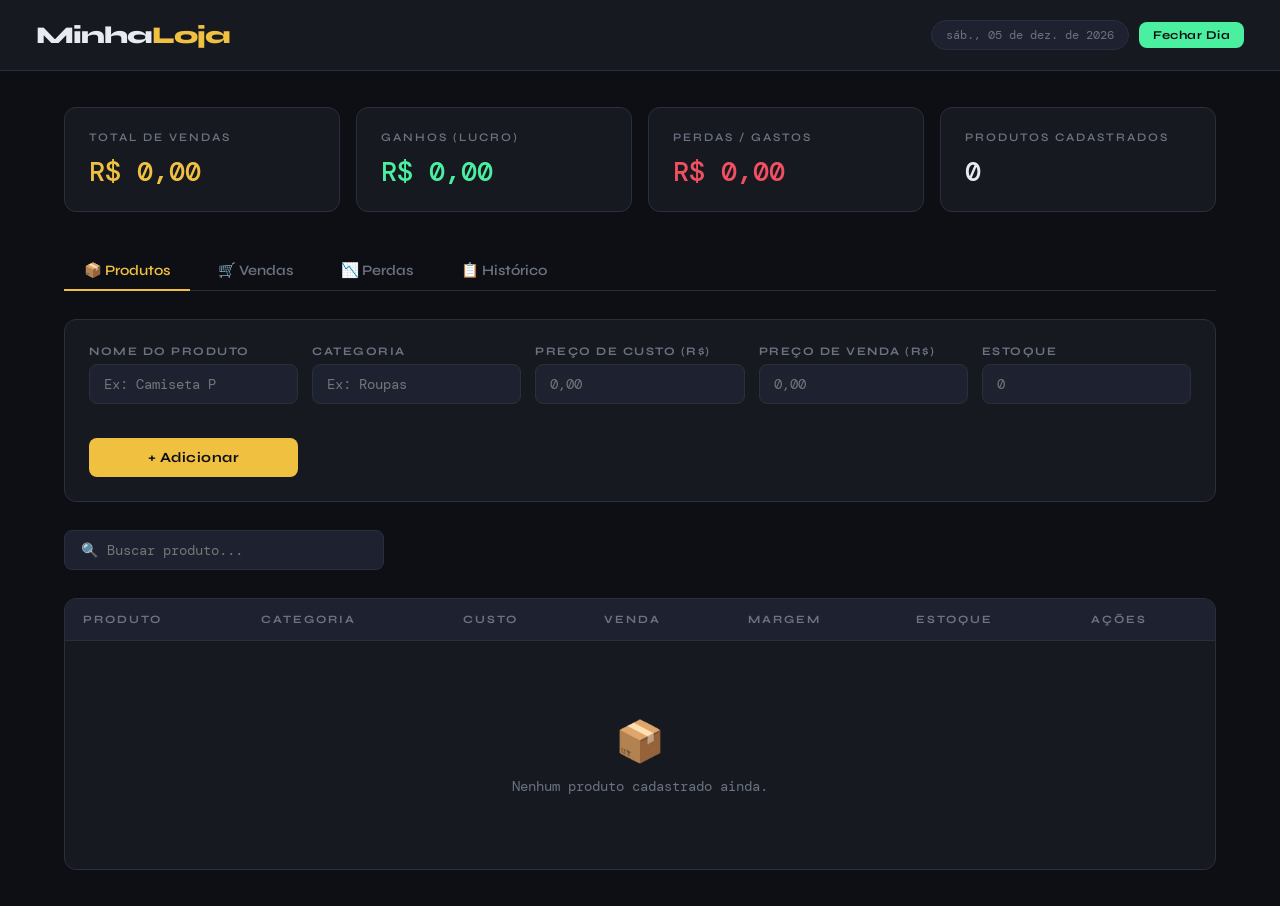
<file: loja/index.html>
<!DOCTYPE html>
<html lang="pt-BR">
<head>
<meta charset="UTF-8">
<meta name="viewport" content="width=device-width, initial-scale=1.0">
<title>MinhaLoja — Gestão</title>
<link href="https://fonts.googleapis.com/css2?family=Syne:wght@400;600;700;800&family=DM+Mono:wght@400;500&display=swap" rel="stylesheet">
<link rel="stylesheet" href="style.css">
</head>
<body>

<header>
  <div class="logo">Minha<span>Loja</span></div>
  <div style="display:flex;gap:10px;align-items:center;">
    <div class="date-badge" id="dateDisplay"></div>
    <button class="btn btn-success btn-sm" onclick="fecharDia()" style="font-size:.75rem;"> Fechar Dia</button>
  </div>
</header>

<main>
  <!-- CARDS RESUMO -->
  <div class="summary">
    <div class="card">
      <div class="card-label">Total de Vendas</div>
      <div class="card-value yellow" id="totalVendas">R$ 0,00</div>
    </div>
    <div class="card">
      <div class="card-label">Ganhos (Lucro)</div>
      <div class="card-value green" id="totalGanhos">R$ 0,00</div>
    </div>
    <div class="card">
      <div class="card-label">Perdas / Gastos</div>
      <div class="card-value red" id="totalPerdas">R$ 0,00</div>
    </div>
    <div class="card">
      <div class="card-label">Produtos Cadastrados</div>
      <div class="card-value" id="totalProdutos">0</div>
    </div>
  </div>

  <!-- TABS -->
  <div class="tabs">
    <button class="tab active" onclick="showTab('produtos')">📦 Produtos</button>
    <button class="tab" onclick="showTab('vendas')">🛒 Vendas</button>
    <button class="tab" onclick="showTab('perdas')">📉 Perdas</button>
    <button class="tab" onclick="showTab('historico')">📋 Histórico</button>
  </div>

  <!-- PAINEL PRODUTOS -->
  <div class="panel active" id="tab-produtos">
    <div class="form-grid">
      <div class="form-group">
        <label>Nome do Produto</label>
        <input type="text" id="prodNome" placeholder="Ex: Camiseta P">
      </div>
      <div class="form-group">
        <label>Categoria</label>
        <input type="text" id="prodCategoria" placeholder="Ex: Roupas">
      </div>
      <div class="form-group">
        <label>Preço de Custo (R$)</label>
        <input type="number" id="prodCusto" placeholder="0,00" min="0" step="0.01">
      </div>
      <div class="form-group">
        <label>Preço de Venda (R$)</label>
        <input type="number" id="prodVenda" placeholder="0,00" min="0" step="0.01">
      </div>
      <div class="form-group">
        <label>Estoque</label>
        <input type="number" id="prodEstoque" placeholder="0" min="0">
      </div>
      <div class="form-group" style="justify-content:flex-end;">
        <label>&nbsp;</label>
        <button class="btn btn-primary" onclick="adicionarProduto()">+ Adicionar</button>
      </div>
    </div>

    <div class="toolbar">
      <input class="search-bar" type="text" placeholder="🔍 Buscar produto..." oninput="renderProdutos(this.value)">
    </div>

    <div class="table-wrap">
      <table>
        <thead>
          <tr>
            <th>Produto</th>
            <th>Categoria</th>
            <th>Custo</th>
            <th>Venda</th>
            <th>Margem</th>
            <th>Estoque</th>
            <th>Ações</th>
          </tr>
        </thead>
        <tbody id="tabelaProdutos"></tbody>
      </table>
    </div>
  </div>

  <!-- PAINEL VENDAS -->
  <div class="panel" id="tab-vendas">
    <div class="form-grid">
      <div class="form-group">
        <label>Produto</label>
        <select id="vendaProduto">
          <option value="">Selecionar...</option>
        </select>
      </div>
      <div class="form-group">
        <label>Quantidade</label>
        <input type="number" id="vendaQtd" placeholder="1" min="1" value="1">
      </div>
      <div class="form-group">
        <label>Preço de Venda (R$)</label>
        <input type="number" id="vendaPreco" placeholder="0,00" min="0" step="0.01">
      </div>
      <div class="form-group">
        <label>Observação</label>
        <input type="text" id="vendaObs" placeholder="Opcional">
      </div>
      <div class="form-group" style="justify-content:flex-end;">
        <label>&nbsp;</label>
        <button class="btn btn-success" onclick="registrarVenda()">💰 Registrar Venda</button>
      </div>
    </div>

    <div class="table-wrap">
      <table>
        <thead>
          <tr><th>Data</th><th>Produto</th><th>Qtd</th><th>Preço Unit.</th><th>Total</th><th>Lucro</th></tr>
        </thead>
        <tbody id="tabelaVendas"></tbody>
      </table>
    </div>
  </div>

  <!-- PAINEL PERDAS -->
  <div class="panel" id="tab-perdas">
    <div class="form-grid">
      <div class="form-group">
        <label>Descrição</label>
        <input type="text" id="perdaDesc" placeholder="Ex: Produto danificado">
      </div>
      <div class="form-group">
        <label>Tipo</label>
        <select id="perdaTipo">
          <option value="Perda de Produto">Perda de Produto</option>
          <option value="Gasto Operacional">Gasto Operacional</option>
          <option value="Devolução">Devolução</option>
          <option value="Outros">Outros</option>
        </select>
      </div>
      <div class="form-group">
        <label>Valor (R$)</label>
        <input type="number" id="perdaValor" placeholder="0,00" min="0" step="0.01">
      </div>
      <div class="form-group">
        <label>Observação</label>
        <input type="text" id="perdaObs" placeholder="Opcional">
      </div>
      <div class="form-group" style="justify-content:flex-end;">
        <label>&nbsp;</label>
        <button class="btn btn-danger" onclick="registrarPerda()">📉 Registrar Perda</button>
      </div>
    </div>

    <div class="table-wrap">
      <table>
        <thead>
          <tr><th>Data</th><th>Descrição</th><th>Tipo</th><th>Valor</th><th>Obs</th><th>Ação</th></tr>
        </thead>
        <tbody id="tabelaPerdas"></tbody>
      </table>
    </div>
  </div>

  <!-- PAINEL HISTÓRICO -->
  <div class="panel" id="tab-historico">
    <div class="toolbar">
      <span style="font-size:.8rem; color:var(--muted);">Todas as movimentações registradas</span>
      <button class="btn btn-ghost btn-sm" onclick="exportarCSV()">⬇ Exportar CSV</button>
    </div>
    <div class="table-wrap">
      <table>
        <thead>
          <tr><th>Data/Hora</th><th>Tipo</th><th>Descrição</th><th>Valor</th><th>Resultado</th><th>Status</th></tr>
        </thead>
        <tbody id="tabelaHistorico"></tbody>
      </table>
    </div>
  </div>
</main>

<!-- MODAL EDITAR PRODUTO -->
<div class="modal-backdrop" id="modalEdit">
  <div class="modal">
    <h3>✏️ Editar Produto</h3>
    <input type="hidden" id="editId">
    <div class="form-grid" style="padding:0; background:none; border:none; margin-bottom:0;">
      <div class="form-group">
        <label>Nome</label>
        <input type="text" id="editNome">
      </div>
      <div class="form-group">
        <label>Categoria</label>
        <input type="text" id="editCategoria">
      </div>
      <div class="form-group">
        <label>Preço de Custo (R$)</label>
        <input type="number" id="editCusto" step="0.01">
      </div>
      <div class="form-group">
        <label>Preço de Venda (R$)</label>
        <input type="number" id="editVenda" step="0.01">
      </div>
      <div class="form-group">
        <label>Estoque</label>
        <input type="number" id="editEstoque" min="0">
      </div>
    </div>
    <div class="modal-actions">
      <button class="btn btn-ghost" onclick="fecharModal()">Cancelar</button>
      <button class="btn btn-primary" onclick="salvarEdicao()">Salvar</button>
    </div>
  </div>
</div>

<script src="script.js"></script>
</body>
</html>
</file>
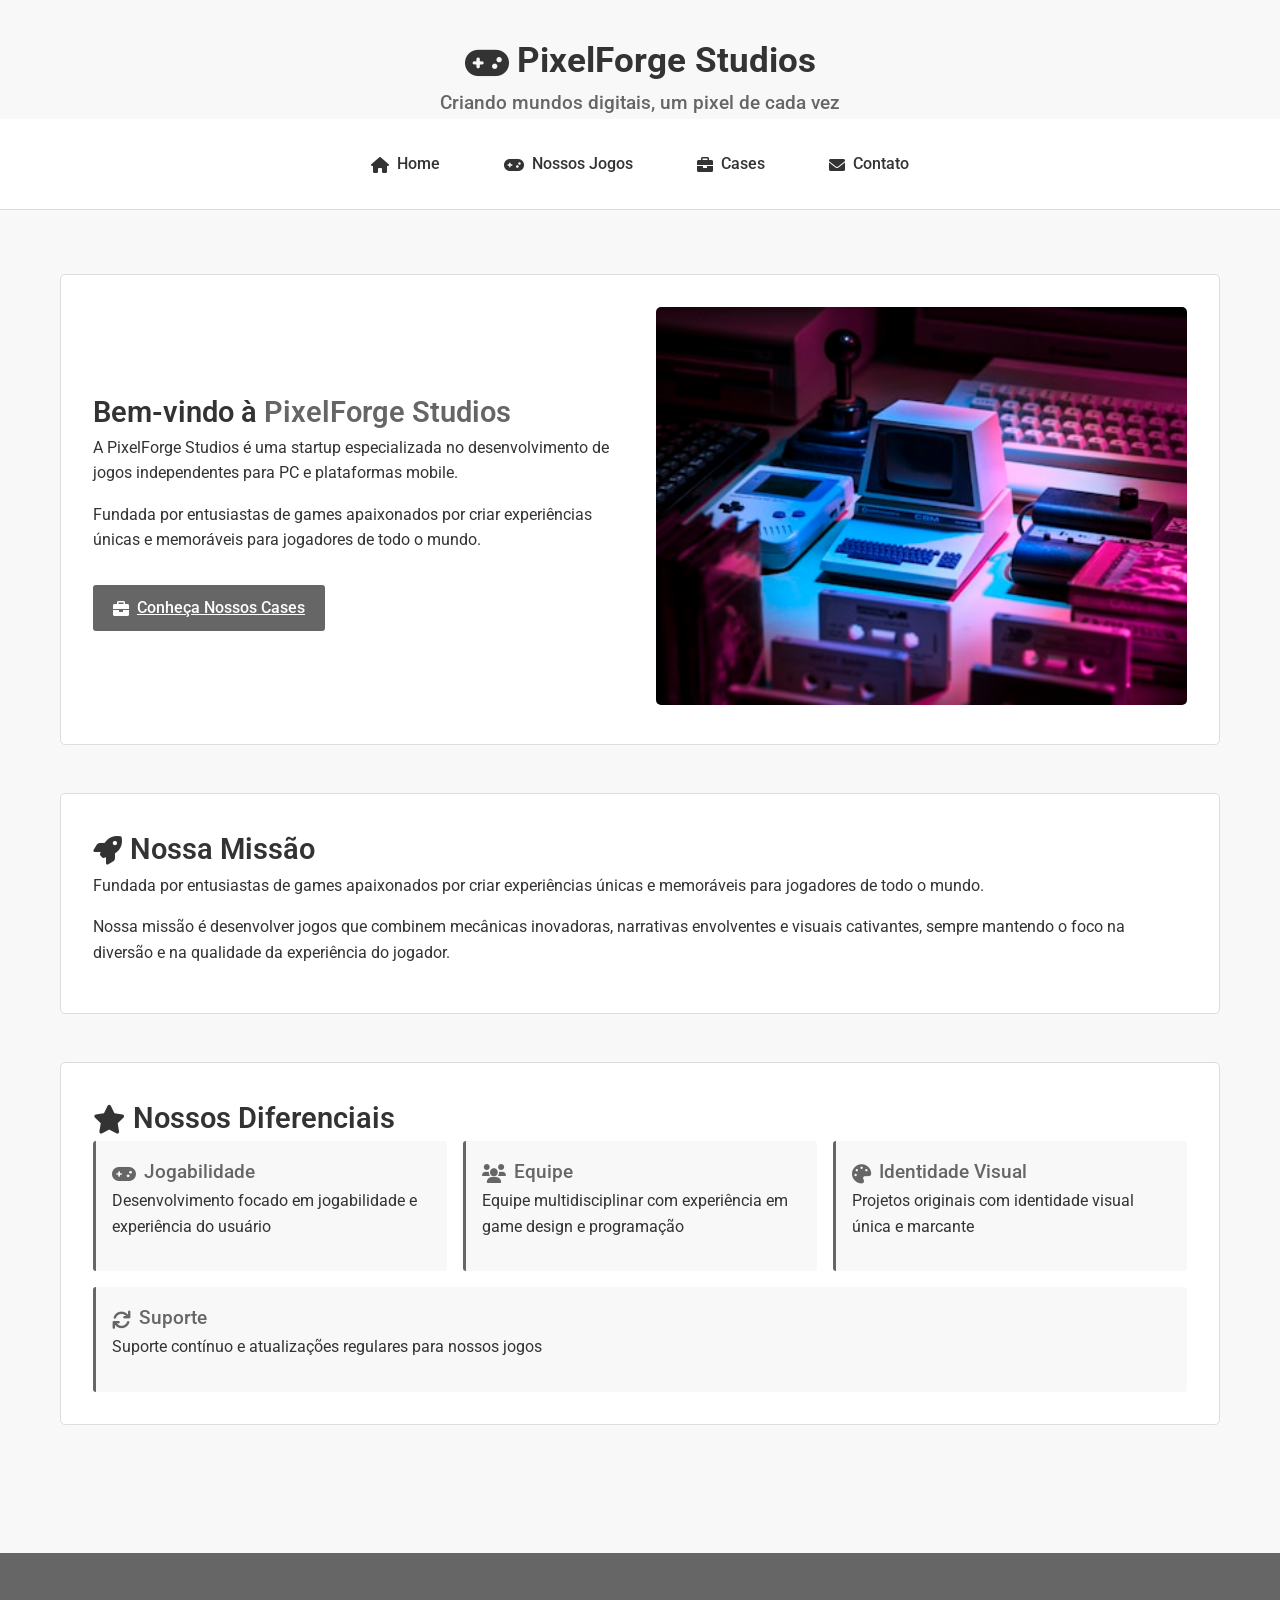
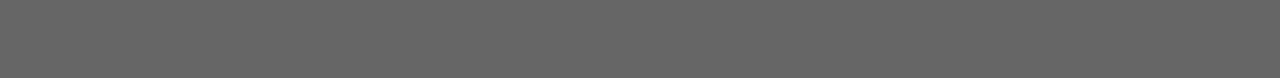
<file: PixelForge Studios/index.html>
<!DOCTYPE html>
<html lang="pt-BR">

<head>
    <meta charset="UTF-8">
    <meta name="viewport" content="width=device-width, initial-scale=1.0">
    <title>PixelForge Studios - Jogos Indie Criativos</title>
    <link rel="stylesheet" href="css/style.css">
    <link rel="stylesheet" href="https://cdnjs.cloudflare.com/ajax/libs/font-awesome/6.0.0/css/all.min.css">
</head>

<body>
    <header class="header-content">
        <h1><i class="fas fa-gamepad icon"></i>PixelForge Studios</h1>
        <h3>Criando mundos digitais, um pixel de cada vez</h3>

        <!-- Menu com Flexbox -->
        <nav id="menu-principal">
            <div class="container">
                <ul class="nav-list">
                    <li><a href="index.html"><i class="fas fa-home icon"></i>Home</a></li>
                    <li><a href="pagina2.html"><i class="fas fa-gamepad icon"></i>Nossos Jogos</a></li>
                    <li><a href="pagina3.html"><i class="fas fa-briefcase icon"></i>Cases</a></li>
                    <li><a href="contato.html"><i class="fas fa-envelope icon"></i>Contato</a></li>
                </ul>
            </div>
        </nav>
    </header>

    <main class="main-content">
        <div class="container">
            <!-- Seção Principal com Imagem -->
            <section class="section">
                <div style="display: grid; grid-template-columns: 1fr 1fr; gap: 2rem; align-items: center;">
                    <div>
                        <h2>Bem-vindo à <span style="color: #666; font-weight: 600;">PixelForge Studios</span></h2>
                        <p>A PixelForge Studios é uma startup especializada no desenvolvimento de jogos independentes
                            para PC e plataformas mobile.</p>
                        <p>Fundada por entusiastas de games apaixonados por criar experiências únicas e memoráveis para
                            jogadores de todo o mundo.</p>
                        <a href="pagina3.html" class="botao" style="margin-top: 1rem; display: inline-block;">
                            <i class="fas fa-briefcase icon"></i>Conheça Nossos Cases
                        </a>
                    </div>
                    <div>
                        <img src="img/imagem1.jpg" alt="PixelForge Studios - Desenvolvimento de Jogos Indie"
                            style="width: 100%; border-radius: 5px;">
                    </div>
                </div>
            </section>

            <section class="section">
                <h2><i class="fas fa-rocket icon"></i>Nossa Missão</h2>
                <p>Fundada por entusiastas de games apaixonados por criar experiências únicas e memoráveis para
                    jogadores de todo o mundo.</p>
                <p>Nossa missão é desenvolver jogos que combinem mecânicas inovadoras, narrativas envolventes e visuais
                    cativantes, sempre mantendo o foco na diversão e na qualidade da experiência do jogador.</p>
            </section>

            <section class="section">
                <h2><i class="fas fa-star icon"></i>Nossos Diferenciais</h2>
                <div class="diferenciais-list">
                    <div class="diferencial-item">
                        <h3><i class="fas fa-gamepad icon"></i>Jogabilidade</h3>
                        <p>Desenvolvimento focado em jogabilidade e experiência do usuário</p>
                    </div>
                    <div class="diferencial-item">
                        <h3><i class="fas fa-users icon"></i>Equipe</h3>
                        <p>Equipe multidisciplinar com experiência em game design e programação</p>
                    </div>
                    <div class="diferencial-item">
                        <h3><i class="fas fa-palette icon"></i>Identidade Visual</h3>
                        <p>Projetos originais com identidade visual única e marcante</p>
                    </div>
                    <div class="diferencial-item">
                        <h3><i class="fas fa-sync icon"></i>Suporte</h3>
                        <p>Suporte contínuo e atualizações regulares para nossos jogos</p>
                    </div>
                </div>
            </section>
        </div>
    </main>
    <footer id="rodape">
        <div class="container">
            <h3><i class="fas fa-envelope icon"></i>Contato: contato@pixelforge.com.br | <i
                    class="fas fa-phone icon"></i>Telefone: (11) 99999-9999</h3>
            <h3><i class="fas fa-copyright icon"></i> 2026 PixelForge Studios. Todos os direitos reservados.</h3>
        </div>
    </footer>
</body>

</html>
</file>
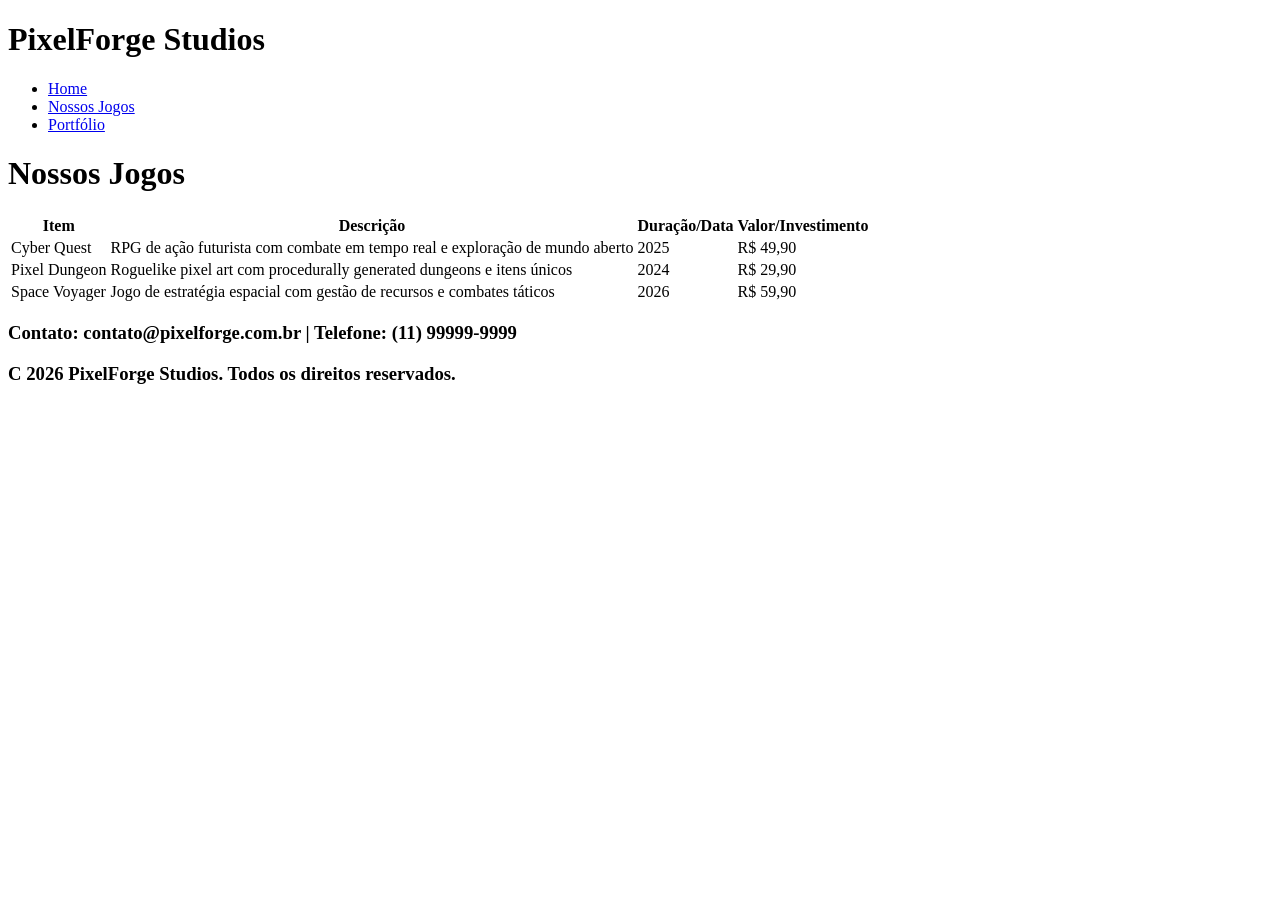
<file: pagina2.html>
<!DOCTYPE html>
<html lang="pt-BR">
<head>
    <meta charset="UTF-8">
    <meta name="viewport" content="width=device-width, initial-scale=1.0">
    <title>Nossos Jogos - PixelForge Studios</title>
</head>
<body>
    <header>
        <h1>PixelForge Studios</h1>
        <nav>
            <ul>
                <li><a href="index.html">Home</a></li>
                <li><a href="pagina2.html">Nossos Jogos</a></li>
                <li><a href="pagina3.html">Portfólio</a></li>
            </ul>
        </nav>
    </header>

    <main>
        <h1>Nossos Jogos</h1>
        <table>
            <thead>
                <tr>
                    <th>Item</th>
                    <th>Descrição</th>
                    <th>Duração/Data</th>
                    <th>Valor/Investimento</th>
                </tr>
            </thead>
            <tbody>
                <tr>
                    <td>Cyber Quest</td>
                    <td>RPG de ação futurista com combate em tempo real e exploração de mundo aberto</td>
                    <td>2025</td>
                    <td>R$ 49,90</td>
                </tr>
                <tr>
                    <td>Pixel Dungeon</td>
                    <td>Roguelike pixel art com procedurally generated dungeons e itens únicos</td>
                    <td>2024</td>
                    <td>R$ 29,90</td>
                </tr>
                <tr>
                    <td>Space Voyager</td>
                    <td>Jogo de estratégia espacial com gestão de recursos e combates táticos</td>
                    <td>2026</td>
                    <td>R$ 59,90</td>
                </tr>
            </tbody>
        </table>
    </main>

    <footer>
        <h3>Contato: contato@pixelforge.com.br | Telefone: (11) 99999-9999</h3>
        <h3>C 2026 PixelForge Studios. Todos os direitos reservados.</h3>
    </footer>
</body>
</html>
</file>
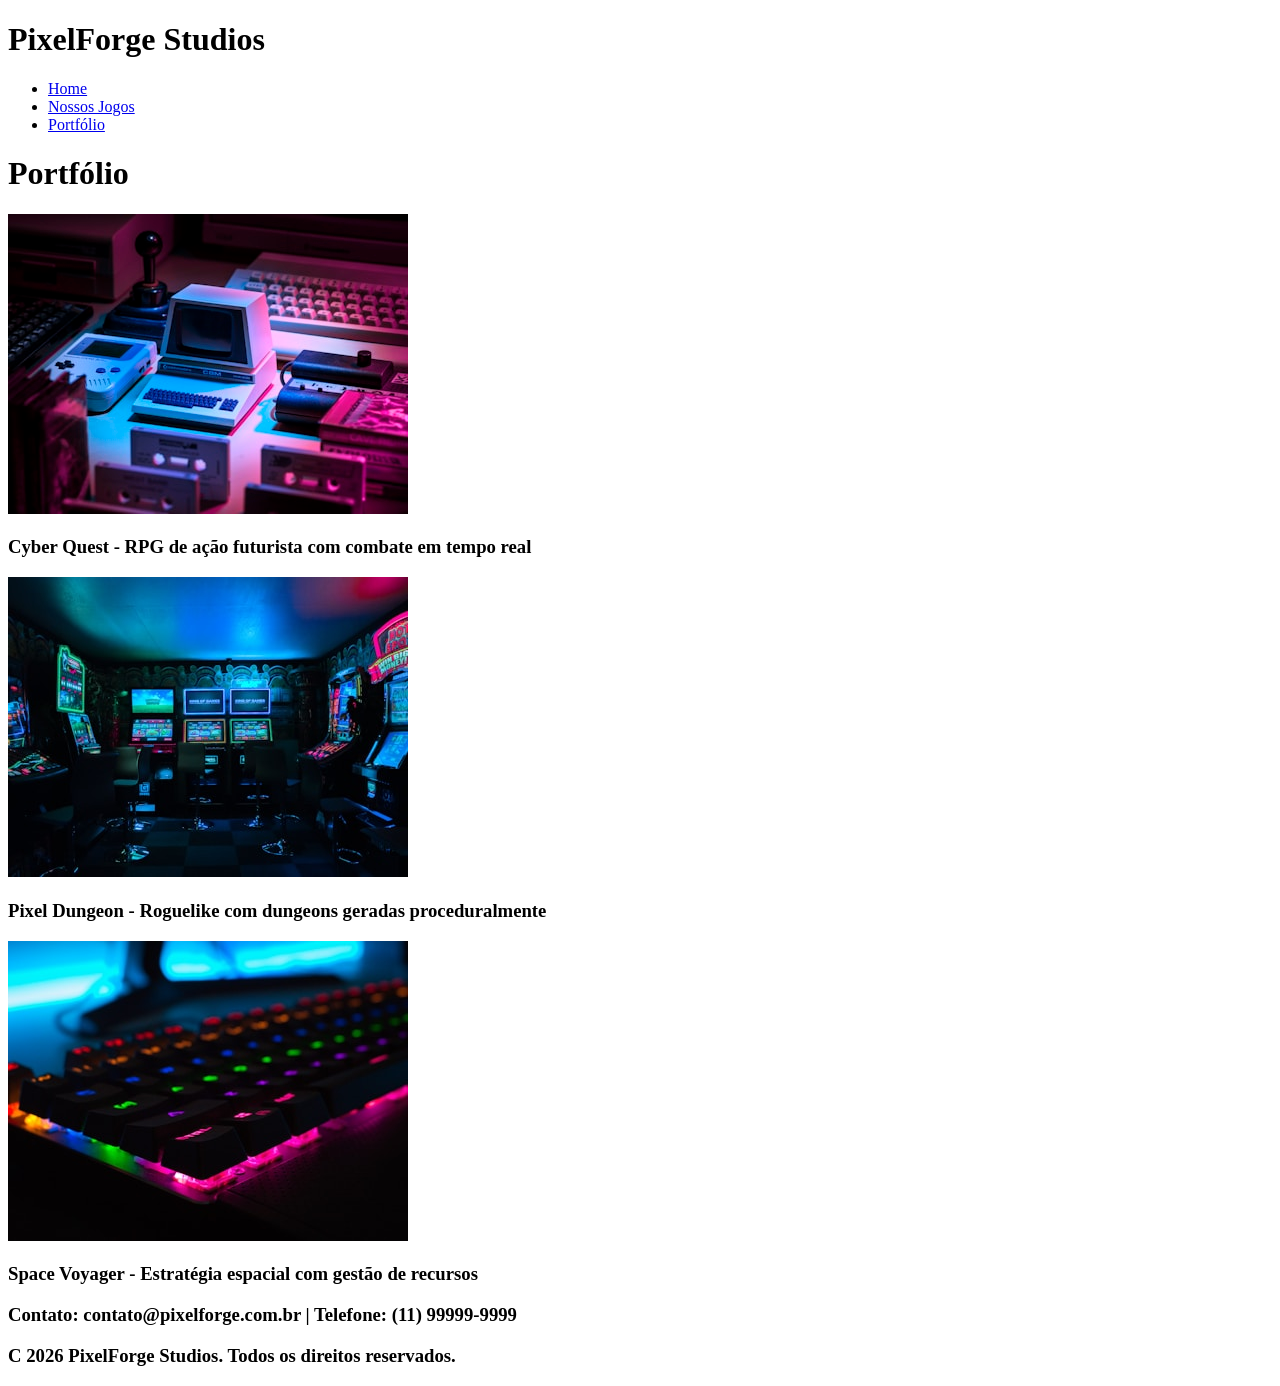
<file: pagina3.html>
<!DOCTYPE html>
<html lang="pt-BR">
<head>
    <meta charset="UTF-8">
    <meta name="viewport" content="width=device-width, initial-scale=1.0">
    <title>Portfólio - PixelForge Studios</title>
</head>
<body>
    <header>
        <h1>PixelForge Studios</h1>
        <nav>
            <ul>
                <li><a href="index.html">Home</a></li>
                <li><a href="pagina2.html">Nossos Jogos</a></li>
                <li><a href="pagina3.html">Portfólio</a></li>
            </ul>
        </nav>
    </header>

    <main>
        <h1>Portfólio</h1>
        
        <img src="img/imagem1.jpg" alt="Cyber Quest - Cenário futurista com iluminação neon e personagens em combate">
        <h3>Cyber Quest - RPG de ação futurista com combate em tempo real</h3>

        <img src="img/imagem2.jpg" alt="Pixel Dungeon - Dungeon escura com monstros pixel art e herói explorando">
        <h3>Pixel Dungeon - Roguelike com dungeons geradas proceduralmente</h3>

        <img src="img/imagem3.jpg" alt="Space Voyager - Naves espaciais em batalha tática com planetas ao fundo">
        <h3>Space Voyager - Estratégia espacial com gestão de recursos</h3>
    </main>

    <footer>
        <h3>Contato: contato@pixelforge.com.br | Telefone: (11) 99999-9999</h3>
        <h3>C 2026 PixelForge Studios. Todos os direitos reservados.</h3>
    </footer>
</body>
</html>
</file>
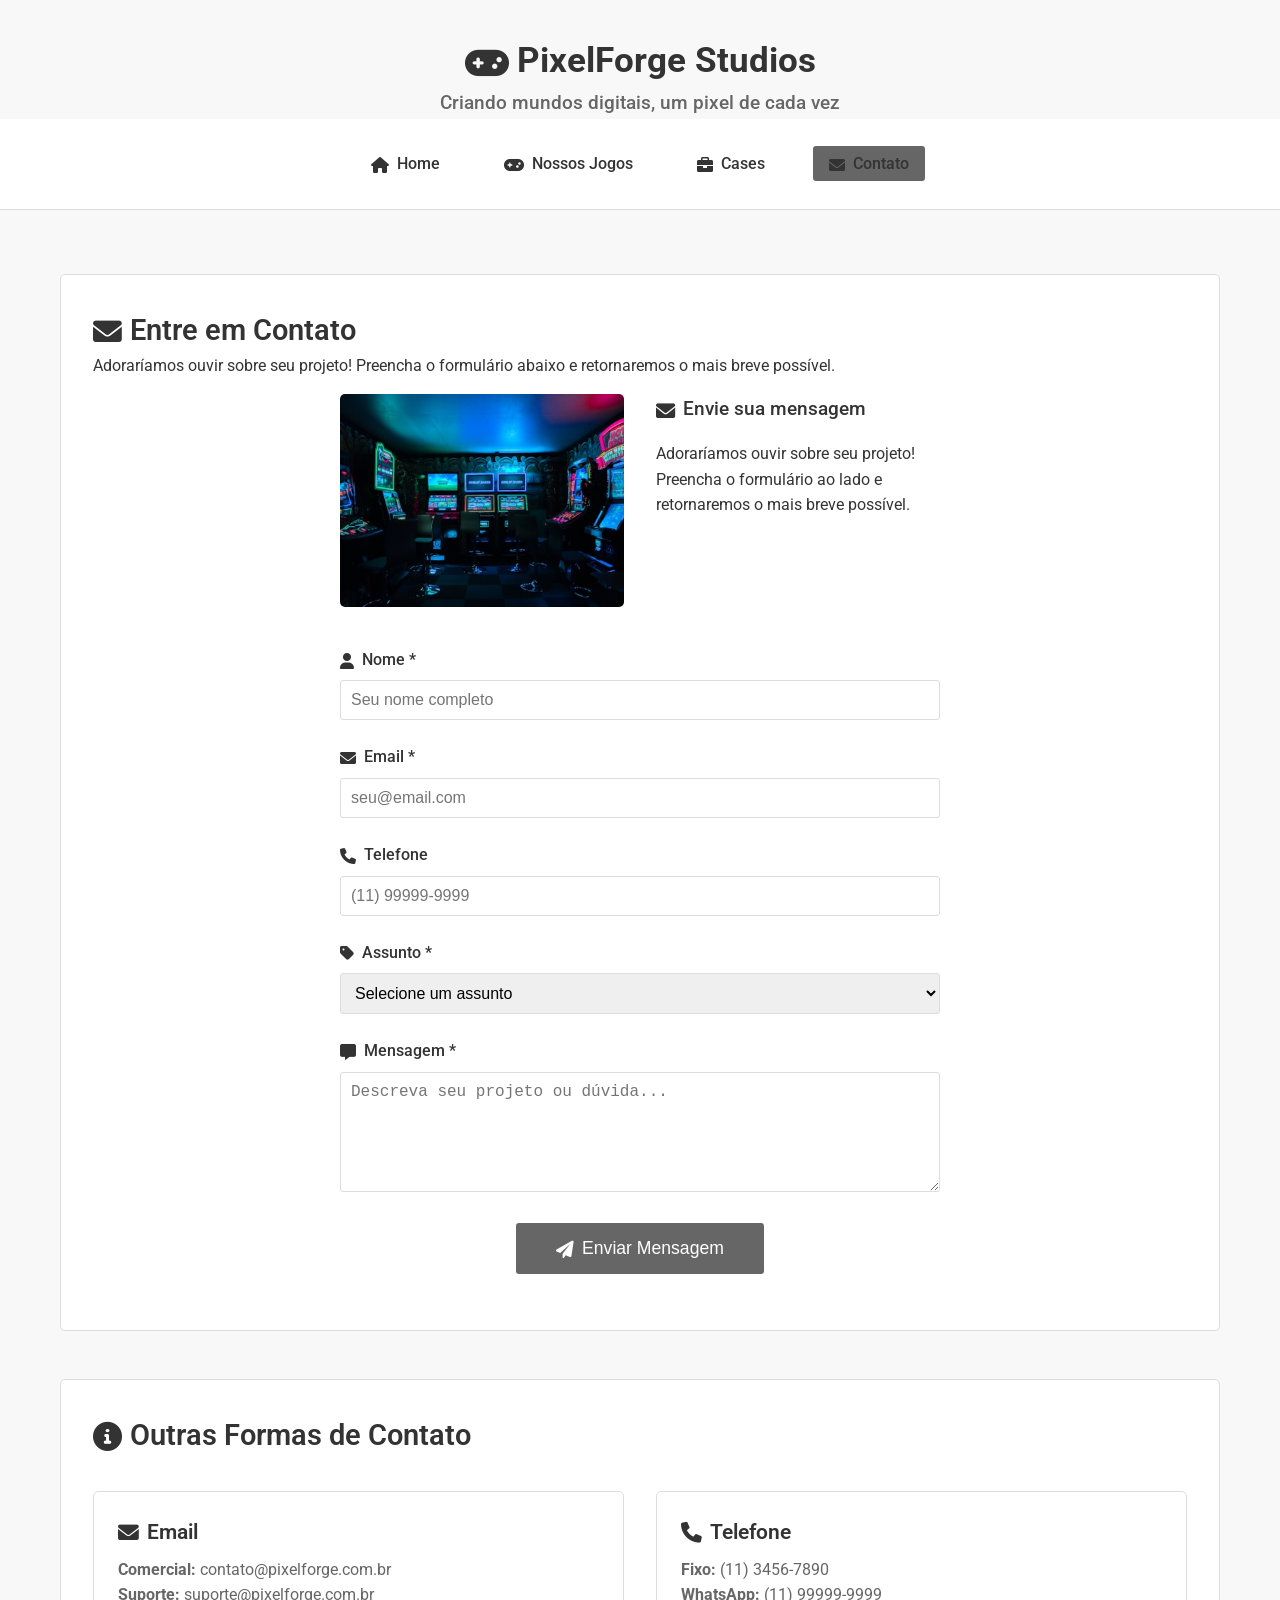
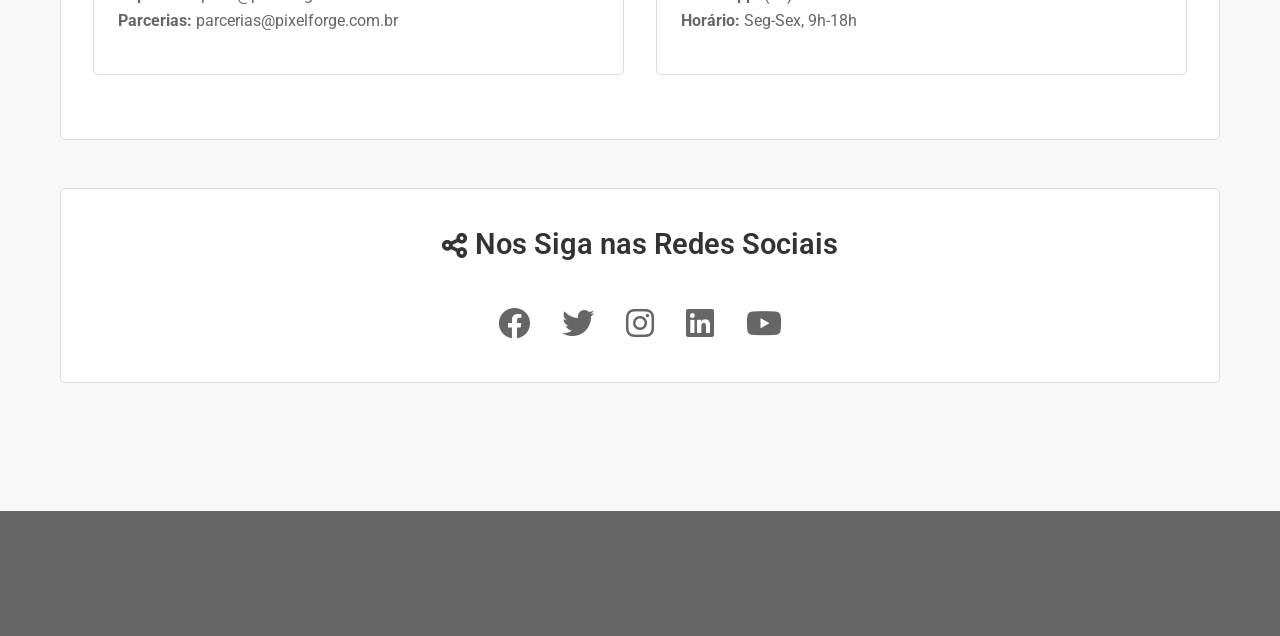
<file: PixelForge Studios/contato.html>
<!DOCTYPE html>
<html lang="pt-BR">

<head>
    <meta charset="UTF-8">
    <meta name="viewport" content="width=device-width, initial-scale=1.0">
    <title>Contato - PixelForge Studios</title>
    <link rel="stylesheet" href="css/style.css">
    <link rel="stylesheet" href="https://cdnjs.cloudflare.com/ajax/libs/font-awesome/6.0.0/css/all.min.css">
</head>

<body>
    <header class="header-content">
        <h1><i class="fas fa-gamepad icon"></i>PixelForge Studios</h1>
        <h3>Criando mundos digitais, um pixel de cada vez</h3>

        <!-- Menu com Flexbox -->
        <nav id="menu-principal">
            <div class="container">
                <ul class="nav-list">
                    <li><a href="index.html"><i class="fas fa-home icon"></i>Home</a></li>
                    <li><a href="pagina2.html"><i class="fas fa-gamepad icon"></i>Nossos Jogos</a></li>
                    <li><a href="pagina3.html"><i class="fas fa-briefcase icon"></i>Cases</a></li>
                    <li><a href="contato.html" style="background-color: var(--cor-secundaria);"><i
                                class="fas fa-envelope icon"></i>Contato</a></li>
                </ul>
            </div>
        </nav>
    </header>

    <main class="main-content">
        <div class="container">
            <section class="section">
                <h2><i class="fas fa-envelope icon"></i>Entre em Contato</h2>
                <p>Adoraríamos ouvir sobre seu projeto! Preencha o formulário abaixo e retornaremos o mais breve
                    possível.</p>

                <!-- Formulário de Contato -->
                <form id="form-contato" style="max-width: 600px; margin: 0 auto;">
                    <div style="display: grid; grid-template-columns: 1fr 1fr; gap: 2rem; margin-bottom: 2rem;">
                        <div>
                            <img src="img/imagem2.jpg" alt="Entre em contato conosco"
                                style="width: 100%; border-radius: 5px;">
                        </div>
                        <div>
                            <h3 style="margin-bottom: 1rem; color: var(--cor-primaria);"><i
                                    class="fas fa-envelope icon"></i>Envie sua mensagem</h3>
                            <p style="margin-bottom: 1.5rem;">Adoraríamos ouvir sobre seu projeto! Preencha o formulário
                                ao lado e retornaremos o mais breve possível.</p>
                        </div>
                    </div>

                    <div class="form-group">
                        <label for="nome" class="form-label">
                            <i class="fas fa-user icon"></i>Nome *
                        </label>
                        <input type="text" id="nome" name="nome" class="form-input" required
                            placeholder="Seu nome completo">
                    </div>

                    <div class="form-group">
                        <label for="email" class="form-label">
                            <i class="fas fa-envelope icon"></i>Email *
                        </label>
                        <input type="email" id="email" name="email" class="form-input" required
                            placeholder="seu@email.com">
                    </div>

                    <div class="form-group">
                        <label for="telefone" class="form-label">
                            <i class="fas fa-phone icon"></i>Telefone
                        </label>
                        <input type="tel" id="telefone" name="telefone" class="form-input"
                            placeholder="(11) 99999-9999">
                    </div>

                    <div class="form-group">
                        <label for="assunto" class="form-label">
                            <i class="fas fa-tag icon"></i>Assunto *
                        </label>
                        <select id="assunto" name="assunto" class="form-input" required>
                            <option value="">Selecione um assunto</option>
                            <option value="orcamento">Orçamento de Projeto</option>
                            <option value="parceria">Proposta de Parceria</option>
                            <option value="suporte">Suporte Técnico</option>
                            <option value="carreiras">Oportunidades de Carreira</option>
                            <option value="outro">Outro</option>
                        </select>
                    </div>

                    <div class="form-group">
                        <label for="mensagem" class="form-label">
                            <i class="fas fa-comment-alt icon"></i>Mensagem *
                        </label>
                        <textarea id="mensagem" name="mensagem" class="form-textarea" required
                            placeholder="Descreva seu projeto ou dúvida..."></textarea>
                    </div>

                    <div class="form-group" style="text-align: center;">
                        <button type="submit" class="botao" style="padding: 15px 40px; font-size: 1.1rem;">
                            <i class="fas fa-paper-plane icon"></i>Enviar Mensagem
                        </button>
                    </div>
                </form>
            </section>

            <!-- Informações de Contato -->
            <section class="section">
                <h2><i class="fas fa-info-circle icon"></i>Outras Formas de Contato</h2>
                <div class="servicos-grid">
                    <div class="card">
                        <h3 class="card-title"><i class="fas fa-envelope icon"></i>Email</h3>
                        <p class="card-description">
                            <strong>Comercial:</strong> contato@pixelforge.com.br<br>
                            <strong>Suporte:</strong> suporte@pixelforge.com.br<br>
                            <strong>Parcerias:</strong> parcerias@pixelforge.com.br
                        </p>
                    </div>
                    <div class="card">
                        <h3 class="card-title"><i class="fas fa-phone icon"></i>Telefone</h3>
                        <p class="card-description">
                            <strong>Fixo:</strong> (11) 3456-7890<br>
                            <strong>WhatsApp:</strong> (11) 99999-9999<br>
                            <strong>Horário:</strong> Seg-Sex, 9h-18h
                        </p>
                    </div>
                </div>
            </section>

            <!-- Redes Sociais -->
            <section class="section" style="text-align: center;">
                <h2><i class="fas fa-share-alt icon"></i>Nos Siga nas Redes Sociais</h2>
                <div style="display: flex; justify-content: center; gap: 2rem; margin-top: 2rem;">
                    <a href="#"
                        style="color: var(--cor-secundaria); font-size: 2rem; text-decoration: none; transition: transform 0.3s ease;">
                        <i class="fab fa-facebook"></i>
                    </a>
                    <a href="#"
                        style="color: var(--cor-secundaria); font-size: 2rem; text-decoration: none; transition: transform 0.3s ease;">
                        <i class="fab fa-twitter"></i>
                    </a>
                    <a href="#"
                        style="color: var(--cor-secundaria); font-size: 2rem; text-decoration: none; transition: transform 0.3s ease;">
                        <i class="fab fa-instagram"></i>
                    </a>
                    <a href="#"
                        style="color: var(--cor-secundaria); font-size: 2rem; text-decoration: none; transition: transform 0.3s ease;">
                        <i class="fab fa-linkedin"></i>
                    </a>
                    <a href="#"
                        style="color: var(--cor-secundaria); font-size: 2rem; text-decoration: none; transition: transform 0.3s ease;">
                        <i class="fab fa-youtube"></i>
                    </a>
                </div>
            </section>
        </div>
    </main>

    <footer id="rodape">
        <div class="container">
            <h3><i class="fas fa-envelope icon"></i>Contato: contato@pixelforge.com.br | <i
                    class="fas fa-phone icon"></i>Telefone: (11) 99999-9999</h3>
            <h3><i class="fas fa-copyright icon"></i> 2026 PixelForge Studios. Todos os direitos reservados.</h3>
        </div>
    </footer>

    <!-- JavaScript para validação do formulário -->
    <script>
        document.getElementById('form-contato').addEventListener('submit', function (e) {
            e.preventDefault();

            // Simulação de envio
            alert('Mensagem enviada com sucesso! Entraremos em contato em breve.');
            this.reset();
        });
    </script>
</body>

</html>
</file>
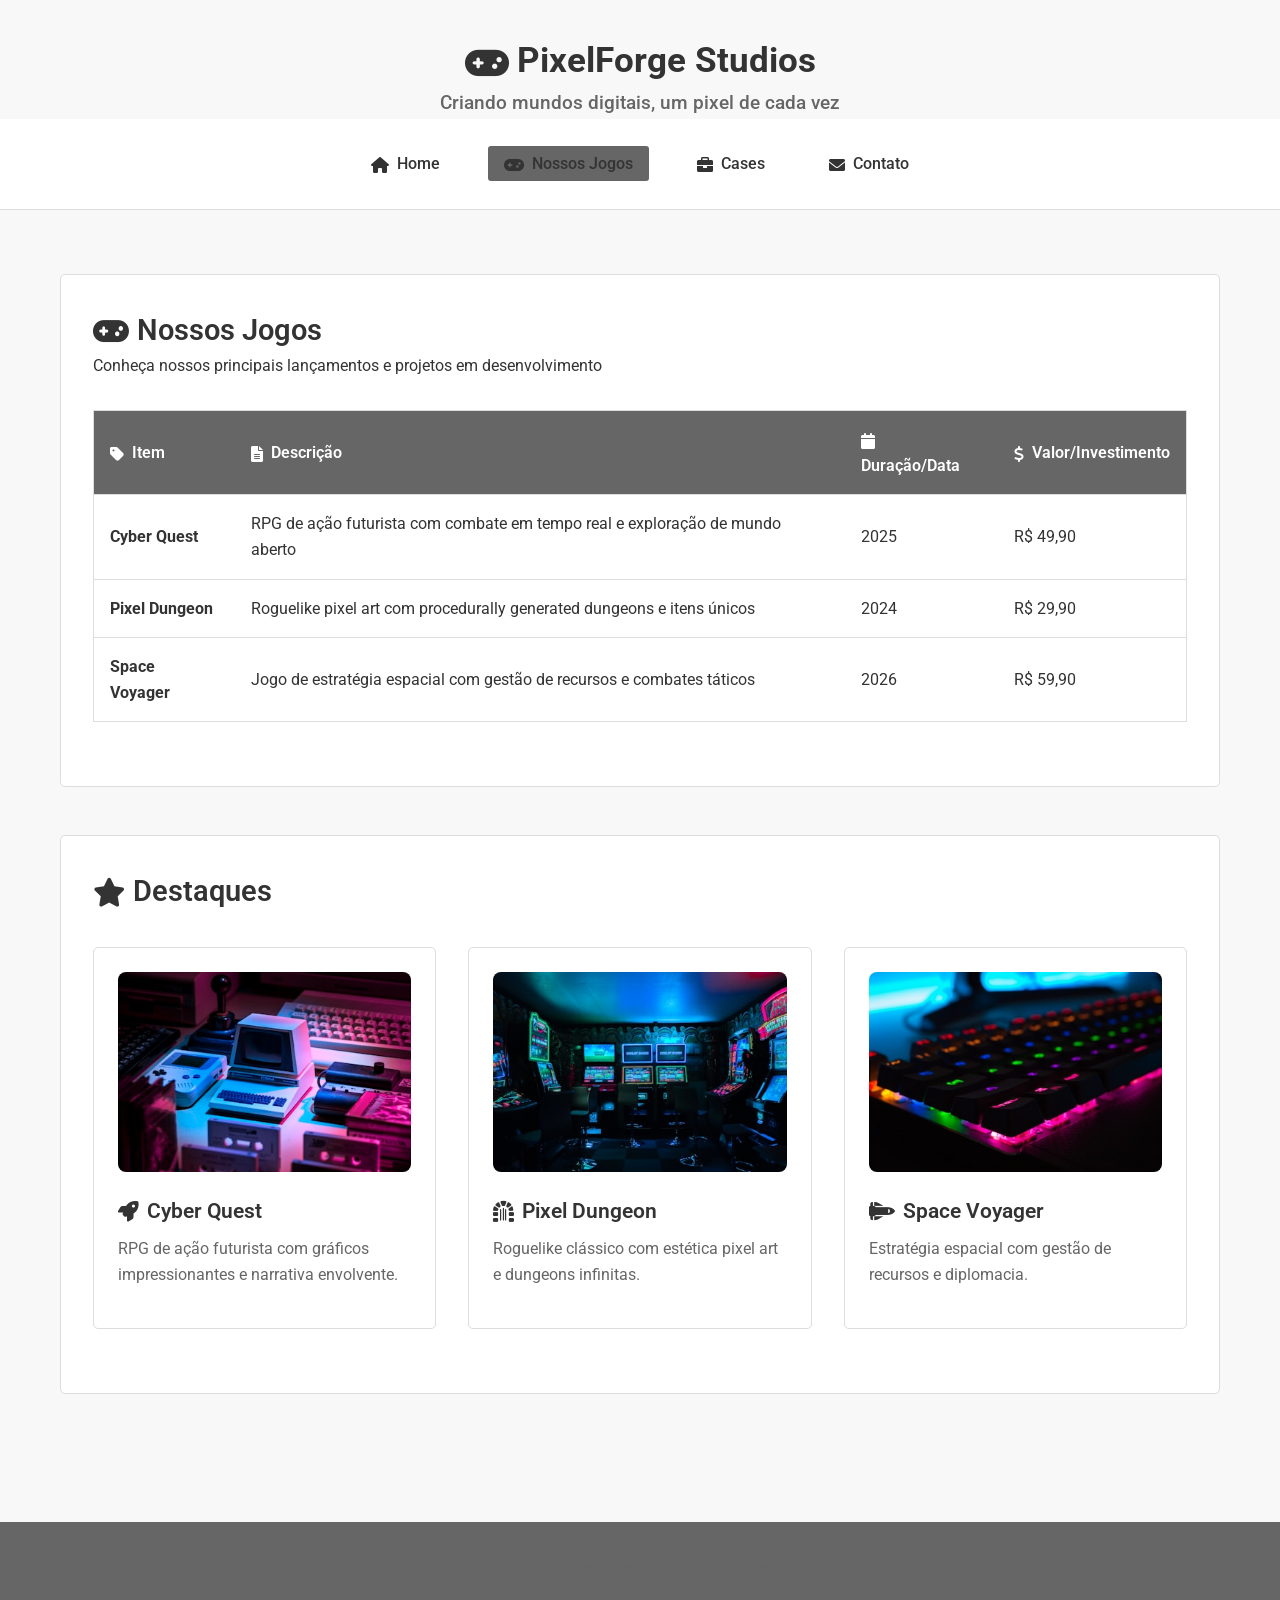
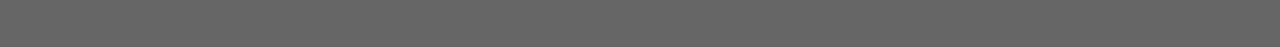
<file: PixelForge Studios/pagina2.html>
<!DOCTYPE html>
<html lang="pt-BR">

<head>
    <meta charset="UTF-8">
    <meta name="viewport" content="width=device-width, initial-scale=1.0">
    <title>Nossos Jogos - PixelForge Studios</title>
    <link rel="stylesheet" href="css/style.css">
    <link rel="stylesheet" href="https://cdnjs.cloudflare.com/ajax/libs/font-awesome/6.0.0/css/all.min.css">
</head>

<body>
    <header class="header-content">
        <h1><i class="fas fa-gamepad icon"></i>PixelForge Studios</h1>
        <h3>Criando mundos digitais, um pixel de cada vez</h3>
        
        <!-- Menu com Flexbox -->
        <nav id="menu-principal">
            <div class="container">
                <ul class="nav-list">
                    <li><a href="index.html"><i class="fas fa-home icon"></i>Home</a></li>
                    <li><a href="pagina2.html" style="background-color: var(--cor-secundaria);"><i class="fas fa-gamepad icon"></i>Nossos Jogos</a></li>
                    <li><a href="pagina3.html"><i class="fas fa-briefcase icon"></i>Cases</a></li>
                    <li><a href="contato.html"><i class="fas fa-envelope icon"></i>Contato</a></li>
                </ul>
            </div>
        </nav>
    </header>

    <main class="main-content">
        <div class="container">
            <section class="section">
                <h2><i class="fas fa-gamepad icon"></i>Nossos Jogos</h2>
                <p>Conheça nossos principais lançamentos e projetos em desenvolvimento</p>
                
                <table>
                    <thead>
                        <tr>
                            <th><i class="fas fa-tag icon"></i>Item</th>
                            <th><i class="fas fa-file-alt icon"></i>Descrição</th>
                            <th><i class="fas fa-calendar icon"></i>Duração/Data</th>
                            <th><i class="fas fa-dollar-sign icon"></i>Valor/Investimento</th>
                        </tr>
                    </thead>
                    <tbody>
                        <tr>
                            <td><strong>Cyber Quest</strong></td>
                            <td>RPG de ação futurista com combate em tempo real e exploração de mundo aberto</td>
                            <td>2025</td>
                            <td>R$ 49,90</td>
                        </tr>
                        <tr>
                            <td><strong>Pixel Dungeon</strong></td>
                            <td>Roguelike pixel art com procedurally generated dungeons e itens únicos</td>
                            <td>2024</td>
                            <td>R$ 29,90</td>
                        </tr>
                        <tr>
                            <td><strong>Space Voyager</strong></td>
                            <td>Jogo de estratégia espacial com gestão de recursos e combates táticos</td>
                            <td>2026</td>
                            <td>R$ 59,90</td>
                        </tr>
                    </tbody>
                </table>
            </section>
            
            <!-- Grid de Jogos com Imagens -->
            <section class="section">
                <h2><i class="fas fa-star icon"></i>Destaques</h2>
                <div class="servicos-grid">
                    <div class="card">
                        <img src="img/imagem1.jpg" alt="Cyber Quest" class="card-img">
                        <h3 class="card-title"><i class="fas fa-rocket icon"></i>Cyber Quest</h3>
                        <p class="card-description">RPG de ação futurista com gráficos impressionantes e narrativa envolvente.</p>
                    </div>
                    <div class="card">
                        <img src="img/imagem2.jpg" alt="Pixel Dungeon" class="card-img">
                        <h3 class="card-title"><i class="fas fa-dungeon icon"></i>Pixel Dungeon</h3>
                        <p class="card-description">Roguelike clássico com estética pixel art e dungeons infinitas.</p>
                    </div>
                    <div class="card">
                        <img src="img/imagem3.jpg" alt="Space Voyager" class="card-img">
                        <h3 class="card-title"><i class="fas fa-space-shuttle icon"></i>Space Voyager</h3>
                        <p class="card-description">Estratégia espacial com gestão de recursos e diplomacia.</p>
                    </div>
                </div>
            </section>
        </div>
    </main>

    <footer id="rodape">
        <div class="container">
            <h3><i class="fas fa-envelope icon"></i>Contato: contato@pixelforge.com.br | <i class="fas fa-phone icon"></i>Telefone: (11) 99999-9999</h3>
            <h3><i class="fas fa-copyright icon"></i> 2026 PixelForge Studios. Todos os direitos reservados.</h3>
        </div>
    </footer>
</body>

</html>
</file>
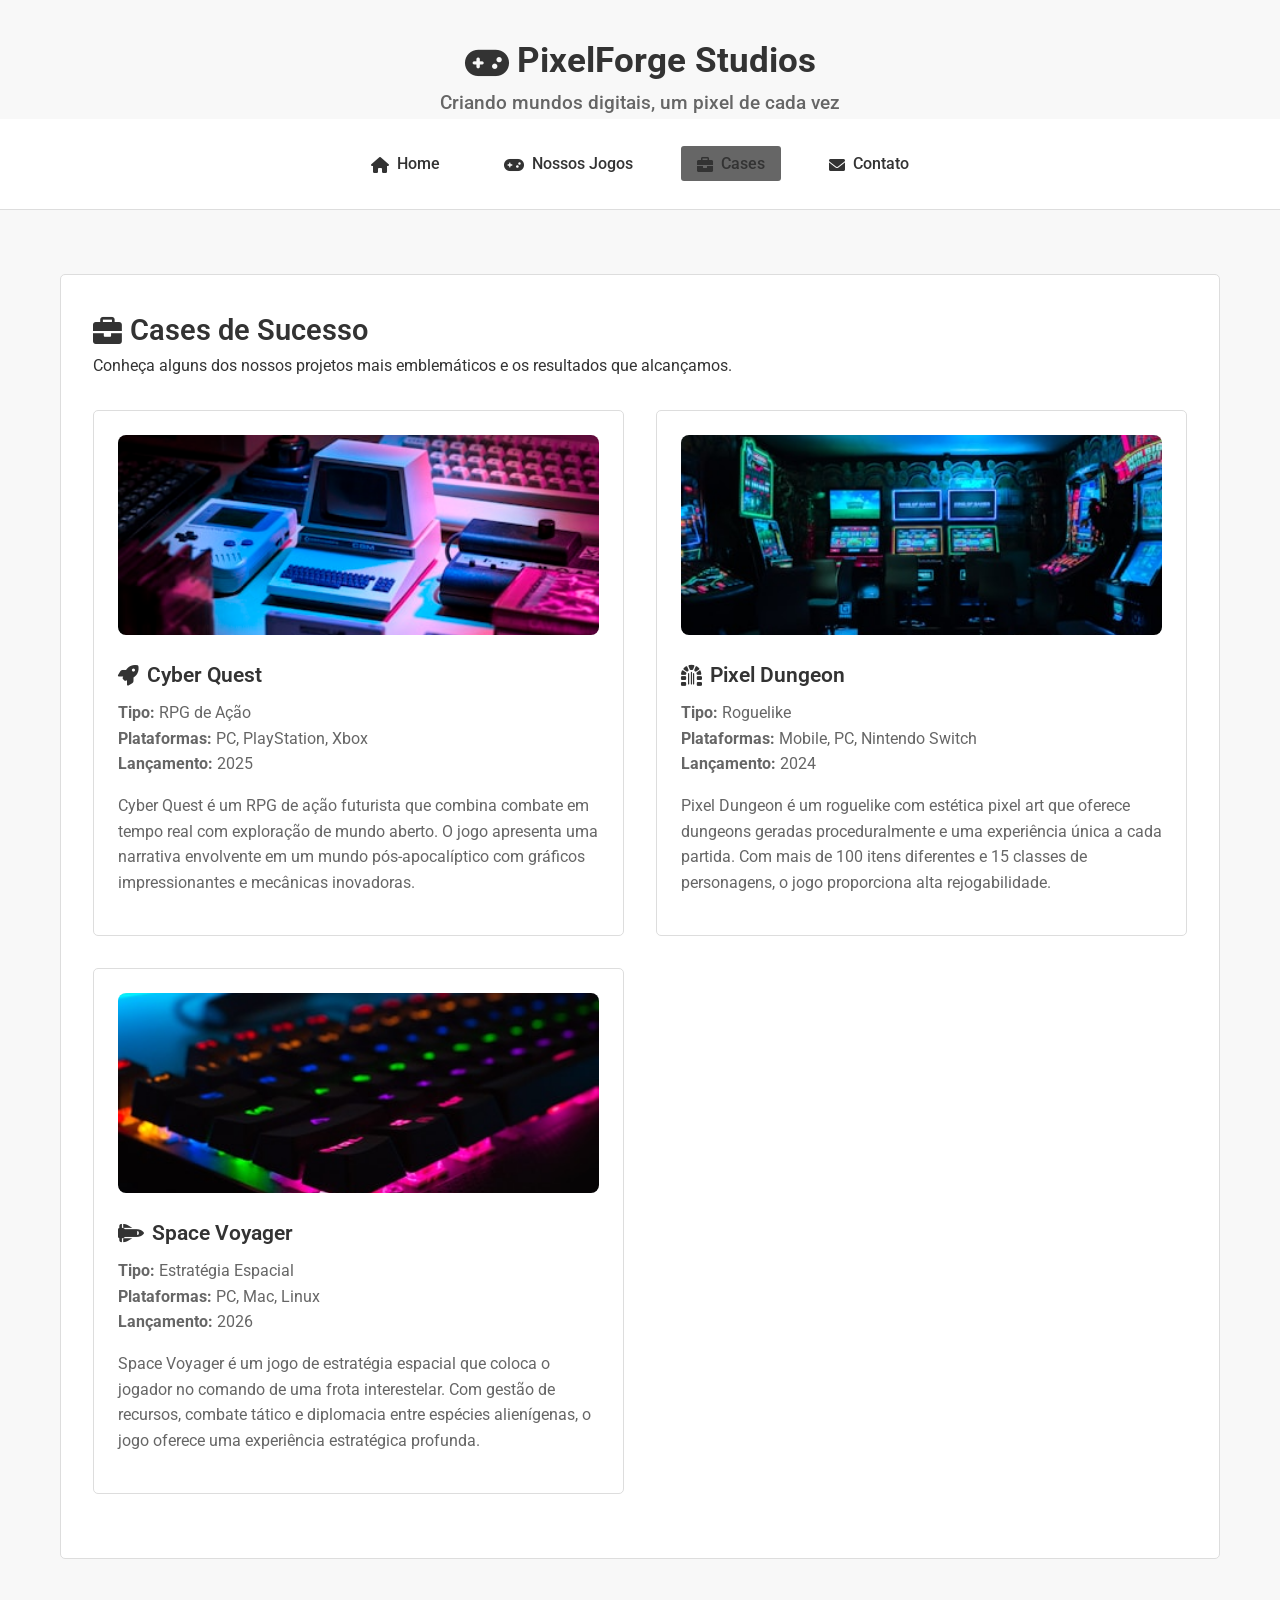
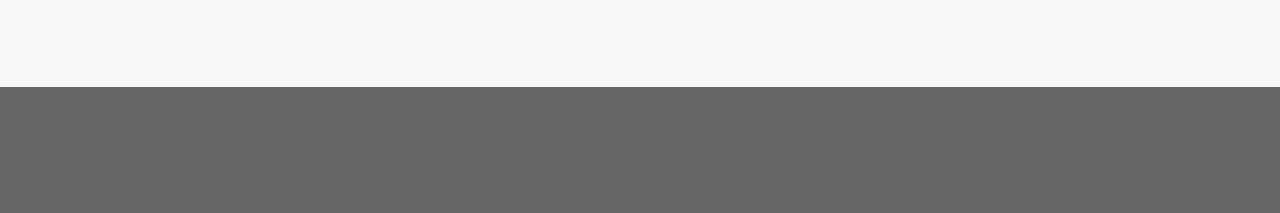
<file: PixelForge Studios/pagina3.html>
<!DOCTYPE html>
<html lang="pt-BR">

<head>
    <meta charset="UTF-8">
    <meta name="viewport" content="width=device-width, initial-scale=1.0">
    <title>Cases de Sucesso - PixelForge Studios</title>
    <link rel="stylesheet" href="css/style.css">
    <link rel="stylesheet" href="https://cdnjs.cloudflare.com/ajax/libs/font-awesome/6.0.0/css/all.min.css">
</head>

<body>
    <header class="header-content">
        <h1><i class="fas fa-gamepad icon"></i>PixelForge Studios</h1>
        <h3>Criando mundos digitais, um pixel de cada vez</h3>
        
        <!-- Menu com Flexbox -->
        <nav id="menu-principal">
            <div class="container">
                <ul class="nav-list">
                    <li><a href="index.html"><i class="fas fa-home icon"></i>Home</a></li>
                    <li><a href="pagina2.html"><i class="fas fa-gamepad icon"></i>Nossos Jogos</a></li>
                    <li><a href="pagina3.html" style="background-color: var(--cor-secundaria);"><i class="fas fa-briefcase icon"></i>Cases</a></li>
                    <li><a href="contato.html"><i class="fas fa-envelope icon"></i>Contato</a></li>
                </ul>
            </div>
        </nav>
    </header>

    <main class="main-content">
        <div class="container">
            <section class="section">
                <h2><i class="fas fa-briefcase icon"></i>Cases de Sucesso</h2>
                <p>Conheça alguns dos nossos projetos mais emblemáticos e os resultados que alcançamos.</p>
                
                <!-- Grid de Cards de Cases -->
                <div class="cases-grid">
                    <!-- Card 1: Cyber Quest -->
                    <div class="card">
                        <img src="img/imagem1.jpg" alt="Cyber Quest - RPG de Ação Futurista" class="card-img">
                        <h3 class="card-title"><i class="fas fa-rocket icon"></i>Cyber Quest</h3>
                        <p class="card-description">
                            <strong>Tipo:</strong> RPG de Ação<br>
                            <strong>Plataformas:</strong> PC, PlayStation, Xbox<br>
                            <strong>Lançamento:</strong> 2025
                        </p>
                        <p class="card-description">
                            Cyber Quest é um RPG de ação futurista que combina combate em tempo real com exploração de mundo aberto. 
                            O jogo apresenta uma narrativa envolvente em um mundo pós-apocalíptico com gráficos impressionantes e mecânicas inovadoras.
                        </p>
                    </div>

                    <!-- Card 2: Pixel Dungeon -->
                    <div class="card">
                        <img src="img/imagem2.jpg" alt="Pixel Dungeon - Roguelike Pixel Art" class="card-img">
                        <h3 class="card-title"><i class="fas fa-dungeon icon"></i>Pixel Dungeon</h3>
                        <p class="card-description">
                            <strong>Tipo:</strong> Roguelike<br>
                            <strong>Plataformas:</strong> Mobile, PC, Nintendo Switch<br>
                            <strong>Lançamento:</strong> 2024
                        </p>
                        <p class="card-description">
                            Pixel Dungeon é um roguelike com estética pixel art que oferece dungeons geradas proceduralmente e uma experiência 
                            única a cada partida. Com mais de 100 itens diferentes e 15 classes de personagens, o jogo proporciona alta rejogabilidade.
                        </p>
                    </div>

                    <!-- Card 3: Space Voyager -->
                    <div class="card">
                        <img src="img/imagem3.jpg" alt="Space Voyager - Estratégia Espacial" class="card-img">
                        <h3 class="card-title"><i class="fas fa-space-shuttle icon"></i>Space Voyager</h3>
                        <p class="card-description">
                            <strong>Tipo:</strong> Estratégia Espacial<br>
                            <strong>Plataformas:</strong> PC, Mac, Linux<br>
                            <strong>Lançamento:</strong> 2026
                        </p>
                        <p class="card-description">
                            Space Voyager é um jogo de estratégia espacial que coloca o jogador no comando de uma frota interestelar. 
                            Com gestão de recursos, combate tático e diplomacia entre espécies alienígenas, o jogo oferece uma experiência estratégica profunda.
                        </p>
                    </div>
                </div>
        </div>
    </main>

    <footer id="rodape">
        <div class="container">
            <h3><i class="fas fa-envelope icon"></i>Contato: contato@pixelforge.com.br | <i class="fas fa-phone icon"></i>Telefone: (11) 99999-9999</h3>
            <h3><i class="fas fa-copyright icon"></i> 2026 PixelForge Studios. Todos os direitos reservados.</h3>
        </div>
    </footer>
</body>

</html>
</file>
<file: loja/style.css>
:root {
  --bg: #0d0f14;
  --surface: #161920;
  --surface2: #1e2230;
  --border: #2a2f3e;
  --accent: #f0c040;
  --accent2: #4af0a0;
  --danger: #f05060;
  --text: #e8eaf2;
  --muted: #6b7280;
  --radius: 12px;
}

* { 
  box-sizing: border-box; 
  margin: 0; 
  padding: 0; 
}

body {
  font-family: 'Syne', sans-serif;
  background: var(--bg);
  color: var(--text);
  min-height: 100vh;
}

/* HEADER */
header {
  display: flex;
  align-items: center;
  justify-content: space-between;
  padding: 20px 36px;
  border-bottom: 1px solid var(--border);
  background: var(--surface);
  position: sticky; 
  top: 0; 
  z-index: 100;
}

.logo { 
  font-size: 1.5rem; 
  font-weight: 800; 
  letter-spacing: -1px; 
}

.logo span { 
  color: var(--accent); 
}

.date-badge {
  font-family: 'DM Mono', monospace;
  font-size: .75rem;
  color: var(--muted);
  background: var(--surface2);
  padding: 6px 14px;
  border-radius: 20px;
  border: 1px solid var(--border);
}

/* LAYOUT */
main { 
  max-width: 1200px; 
  margin: 0 auto; 
  padding: 36px 24px; 
}

/* CARDS RESUMO */
.summary {
  display: grid;
  grid-template-columns: repeat(auto-fit, minmax(200px, 1fr));
  gap: 16px;
  margin-bottom: 40px;
}

.card {
  background: var(--surface);
  border: 1px solid var(--border);
  border-radius: var(--radius);
  padding: 22px 24px;
  transition: transform .2s, border-color .2s;
}

.card:hover { 
  transform: translateY(-2px); 
  border-color: var(--accent); 
}

.card-label {
  font-size: .72rem;
  font-weight: 600;
  letter-spacing: 2px;
  text-transform: uppercase;
  color: var(--muted);
  margin-bottom: 10px;
}

.card-value {
  font-family: 'DM Mono', monospace;
  font-size: 1.7rem;
  font-weight: 500;
}

.card-value.green { 
  color: var(--accent2); 
}

.card-value.red { 
  color: var(--danger); 
}

.card-value.yellow { 
  color: var(--accent); 
}

/* TABS */
.tabs {
  display: flex;
  gap: 8px;
  margin-bottom: 28px;
  border-bottom: 1px solid var(--border);
  padding-bottom: 0;
}

.tab {
  padding: 10px 20px;
  border: none;
  background: none;
  color: var(--muted);
  font-family: 'Syne', sans-serif;
  font-size: .9rem;
  font-weight: 600;
  cursor: pointer;
  border-bottom: 2px solid transparent;
  margin-bottom: -1px;
  transition: color .2s, border-color .2s;
}

.tab.active { 
  color: var(--accent); 
  border-bottom-color: var(--accent); 
}

.tab:hover:not(.active) { 
  color: var(--text); 
}

/* PANEL */
.panel { 
  display: none; 
}

.panel.active { 
  display: block; 
}

/* FORM */
.form-grid {
  display: grid;
  grid-template-columns: repeat(auto-fit, minmax(180px, 1fr));
  gap: 14px;
  background: var(--surface);
  border: 1px solid var(--border);
  border-radius: var(--radius);
  padding: 24px;
  margin-bottom: 28px;
}

.form-group { 
  display: flex; 
  flex-direction: column; 
  gap: 6px; 
}

.form-group label {
  font-size: .72rem;
  font-weight: 700;
  letter-spacing: 1.5px;
  text-transform: uppercase;
  color: var(--muted);
}

.form-group input, .form-group select {
  background: var(--surface2);
  border: 1px solid var(--border);
  border-radius: 8px;
  color: var(--text);
  font-family: 'DM Mono', monospace;
  font-size: .9rem;
  padding: 10px 14px;
  outline: none;
  transition: border-color .2s;
}

.form-group input:focus, .form-group select:focus {
  border-color: var(--accent);
}

.form-group select option { 
  background: var(--surface2); 
}

.btn {
  padding: 11px 24px;
  border: none;
  border-radius: 8px;
  font-family: 'Syne', sans-serif;
  font-weight: 700;
  font-size: .88rem;
  cursor: pointer;
  transition: opacity .2s, transform .15s;
  letter-spacing: .5px;
}

.btn:hover { 
  opacity: .88; 
  transform: translateY(-1px); 
}

.btn-primary { 
  background: var(--accent); 
  color: #0d0f14; 
}

.btn-success { 
  background: var(--accent2); 
  color: #0d0f14; 
}

.btn-danger { 
  background: var(--danger); 
  color: #fff; 
}

.btn-sm { 
  padding: 6px 14px; 
  font-size: .78rem; 
}

.btn-ghost {
  background: transparent;
  border: 1px solid var(--border);
  color: var(--text);
}

/* TABLE */
.table-wrap {
  background: var(--surface);
  border: 1px solid var(--border);
  border-radius: var(--radius);
  overflow: hidden;
}

table { 
  width: 100%; 
  border-collapse: collapse; 
}

thead { 
  background: var(--surface2); 
}

th {
  padding: 14px 18px;
  text-align: left;
  font-size: .7rem;
  font-weight: 700;
  letter-spacing: 2px;
  text-transform: uppercase;
  color: var(--muted);
}

td {
  padding: 14px 18px;
  font-family: 'DM Mono', monospace;
  font-size: .88rem;
  border-top: 1px solid var(--border);
}

tr:hover td { 
  background: var(--surface2); 
}

.badge {
  display: inline-block;
  padding: 3px 10px;
  border-radius: 20px;
  font-size: .7rem;
  font-weight: 700;
  letter-spacing: 1px;
  text-transform: uppercase;
}

.badge-green { 
  background: rgba(74,240,160,.15); 
  color: var(--accent2); 
}

.badge-red { 
  background: rgba(240,80,96,.15); 
  color: var(--danger); 
}

.badge-yellow { 
  background: rgba(240,192,64,.15); 
  color: var(--accent); 
}

.empty-state {
  text-align: center;
  padding: 60px 20px;
  color: var(--muted);
  font-size: .9rem;
}

.empty-state div { 
  font-size: 2.5rem; 
  margin-bottom: 10px; 
}

/* MODAL EDITAR PRODUTO */
.modal-backdrop {
  display: none;
  position: fixed; 
  inset: 0;
  background: rgba(0,0,0,.7);
  z-index: 200;
  align-items: center;
  justify-content: center;
}

.modal-backdrop.open { 
  display: flex; 
}

.modal {
  background: var(--surface);
  border: 1px solid var(--border);
  border-radius: var(--radius);
  padding: 32px;
  width: 100%;
  max-width: 440px;
  animation: slideUp .2s ease;
}

@keyframes slideUp { 
  from { 
    transform: translateY(20px); 
    opacity: 0; 
  } 
  to { 
    transform: none; 
    opacity: 1; 
  } 
}

.modal h3 { 
  font-size: 1.1rem; 
  font-weight: 700; 
  margin-bottom: 20px; 
}

.modal-actions { 
  display: flex; 
  gap: 10px; 
  margin-top: 20px; 
  justify-content: flex-end; 
}

/* SEARCH */
.search-bar {
  background: var(--surface2);
  border: 1px solid var(--border);
  border-radius: 8px;
  color: var(--text);
  font-family: 'DM Mono', monospace;
  font-size: .88rem;
  padding: 10px 16px;
  outline: none;
  width: 100%;
  max-width: 320px;
  margin-bottom: 16px;
  transition: border-color .2s;
}

.search-bar:focus { 
  border-color: var(--accent); 
}

.toolbar { 
  display: flex; 
  align-items: center; 
  justify-content: space-between; 
  flex-wrap: wrap; 
  gap: 10px; 
  margin-bottom: 12px; 
}


/* =========================
   RESPONSIVIDADE
========================= */

header > div:last-child {
  display: flex;
  gap: 10px;
  align-items: center;
  flex-wrap: wrap;
}

.table-wrap {
  overflow-x: auto;
}

table {
  min-width: 800px;
}

@media (max-width: 1024px) {
  main {
    padding: 28px 20px;
  }

  header {
    padding: 18px 24px;
  }

  .summary {
    grid-template-columns: repeat(2, 1fr);
  }

  .form-grid {
    grid-template-columns: repeat(2, 1fr);
  }
}

@media (max-width: 768px) {
  header {
    flex-direction: column;
    align-items: flex-start;
    gap: 12px;
  }

  header > div:last-child {
    width: 100%;
  }

  main {
    padding: 22px 16px;
  }

  .summary {
    grid-template-columns: 1fr;
  }

  .tabs {
    flex-wrap: wrap;
  }

  .tab {
    padding: 10px 14px;
    font-size: .85rem;
  }

  .form-grid {
    grid-template-columns: 1fr;
    padding: 18px;
  }

  .toolbar {
    flex-direction: column;
    align-items: stretch;
  }

  .search-bar {
    max-width: 100%;
  }

  .modal {
    max-width: 95%;
    padding: 22px;
  }

  .modal-actions {
    flex-wrap: wrap;
  }
}

@media (max-width: 480px) {
  header {
    padding: 16px;
  }

  .logo {
    font-size: 1.3rem;
  }

  .date-badge {
    width: 100%;
    text-align: center;
  }

  main {
    padding: 18px 12px;
  }

  .card {
    padding: 18px;
  }

  .card-value {
    font-size: 1.4rem;
  }

  .form-group input,
  .form-group select,
  .btn,
  .search-bar {
    font-size: .85rem;
    padding: 10px 12px;
  }

  th,
  td {
    padding: 12px 14px;
  }

  .modal {
    padding: 18px;
  }

  .modal-actions {
    flex-direction: column;
  }

  .modal-actions .btn {
    width: 100%;
  }
}
</file>
<file: PixelForge Studios/css/style.css>
/* CSS Externo - Principal arquivo de estilos */

/* Google Fonts */
@import url('https://fonts.googleapis.com/css2?family=Roboto:wght@300;400;700&family=Playfair+Display:wght@700&display=swap');

/* Reset e variáveis */
* {
    margin: 0;
    padding: 0;
    box-sizing: border-box;
}

:root {
    --cor-primaria: #333333;
    --cor-secundaria: #666666;
    --cor-acento: #999999;
    --cor-fundo: #f8f8f8;
    --cor-texto: #333333;
    --fonte-titulo: 'Roboto', sans-serif;
    --fonte-corpo: 'Roboto', sans-serif;
}

/* Seletores por Tag */
body {
    font-family: var(--fonte-corpo);
    line-height: 1.6;
    color: var(--cor-texto);
    background-color: var(--cor-fundo);
}

h1 {
    font-size: 2.2rem;
    color: var(--cor-primaria);
    font-weight: 700;
}

h2 {
    font-size: 1.8rem;
    color: var(--cor-primaria);
    font-weight: 600;
}

h3 {
    font-size: 1.2rem;
    color: var(--cor-secundaria);
    font-weight: 500;
}

p {
    margin-bottom: 1rem;
}

table {
    width: 100%;
    border-collapse: collapse;
    margin: 2rem 0;
    background: white;
    border: 1px solid #ddd;
}

th, td {
    padding: 1rem;
    text-align: left;
    border-bottom: 1px solid #ddd;
}

th {
    background-color: var(--cor-secundaria);
    color: white;
    font-weight: 600;
}

/* Seletores por ID */
#menu-principal {
    background-color: white;
    padding: 1rem 0;
    position: sticky;
    top: 0;
    z-index: 1000;
    border-bottom: 1px solid #ddd;
}

#rodape {
    background-color: var(--cor-secundaria);
    color: white;
    text-align: center;
    padding: 2rem 0;
    margin-top: 3rem;
}

#botao-contato {
    position: fixed;
    bottom: 20px;
    right: 20px;
    background-color: var(--cor-secundaria);
    color: white;
    padding: 12px 18px;
    border-radius: 5px;
    text-decoration: none;
    font-weight: 500;
    z-index: 1000;
    transition: background-color 0.3s ease;
}

#botao-contato:hover {
    background-color: var(--cor-primaria);
}

/* Seletores por Classe */
.container {
    max-width: 1200px;
    margin: 0 auto;
    padding: 0 20px;
}

.header-content {
    text-align: center;
    padding: 2rem 0;
}

.nav-list {
    display: flex;
    justify-content: center;
    align-items: center;
    gap: 2rem;
    list-style: none;
    padding: 1rem 0;
}

.nav-list a {
    color: var(--cor-texto);
    text-decoration: none;
    font-weight: 500;
    padding: 0.5rem 1rem;
    border-radius: 3px;
    transition: background-color 0.3s ease;
}

.nav-list a:hover {
    background-color: var(--cor-fundo);
}

.main-content {
    padding: 2rem 0;
}

.section {
    margin-bottom: 3rem;
    padding: 2rem;
    background: white;
    border: 1px solid #ddd;
    border-radius: 5px;
}

.card {
    background: white;
    border: 1px solid #ddd;
    border-radius: 5px;
    padding: 1.5rem;
    transition: border-color 0.3s ease;
}

.card:hover {
    border-color: var(--cor-secundaria);
}

.card-img {
    width: 100%;
    height: 200px;
    object-fit: cover;
    border-radius: 8px;
    margin-bottom: 1rem;
}

.card-title {
    font-size: 1.3rem;
    color: var(--cor-primaria);
    margin-bottom: 0.5rem;
    font-weight: 600;
}

.card-description {
    color: #666;
    line-height: 1.6;
}

.botao {
    background-color: var(--cor-secundaria);
    color: white;
    padding: 10px 20px;
    border: none;
    border-radius: 3px;
    cursor: pointer;
    font-size: 1rem;
    font-weight: 500;
    transition: background-color 0.3s ease;
}

.botao:hover {
    background-color: var(--cor-primaria);
}

.form-group {
    margin-bottom: 1.5rem;
}

.form-label {
    display: block;
    margin-bottom: 0.5rem;
    font-weight: 500;
    color: var(--cor-primaria);
}

.form-input {
    width: 100%;
    padding: 10px;
    border: 1px solid #ddd;
    border-radius: 3px;
    font-size: 1rem;
    transition: border-color 0.3s ease;
}

.form-input:focus {
    outline: none;
    border-color: var(--cor-secundaria);
}

.form-textarea {
    width: 100%;
    padding: 10px;
    border: 1px solid #ddd;
    border-radius: 3px;
    font-size: 1rem;
    min-height: 120px;
    resize: vertical;
    transition: border-color 0.3s ease;
}

.form-textarea:focus {
    outline: none;
    border-color: var(--cor-secundaria);
}

/* Grid Layout */
.servicos-grid {
    display: grid;
    grid-template-columns: repeat(auto-fit, minmax(300px, 1fr));
    gap: 2rem;
    margin: 2rem 0;
}

.cases-grid {
    display: grid;
    grid-template-columns: repeat(auto-fit, minmax(350px, 1fr));
    gap: 2rem;
    margin: 2rem 0;
}

/* Flexbox Layout */
.diferenciais-list {
    display: flex;
    flex-wrap: wrap;
    gap: 1rem;
    justify-content: space-between;
    align-items: flex-start;
}

.diferencial-item {
    flex: 1 1 300px;
    padding: 1rem;
    background: var(--cor-fundo);
    border-radius: 3px;
    border-left: 3px solid var(--cor-secundaria);
}

/* Responsividade */
@media (max-width: 768px) {
    .nav-list {
        flex-direction: column;
        gap: 1rem;
    }
    
    .servicos-grid,
    .cases-grid {
        grid-template-columns: 1fr;
    }
    
    .diferenciais-list {
        flex-direction: column;
    }
    
    h1 {
        font-size: 2rem;
    }
    
    h2 {
        font-size: 1.5rem;
    }
}

/* Animações */
@keyframes fadeIn {
    from {
        opacity: 0;
        transform: translateY(20px);
    }
    to {
        opacity: 1;
        transform: translateY(0);
    }
}

.section {
    animation: fadeIn 0.6s ease-out;
}

/* Ícones */
.icon {
    margin-right: 8px;
    vertical-align: middle;
}
</file>
